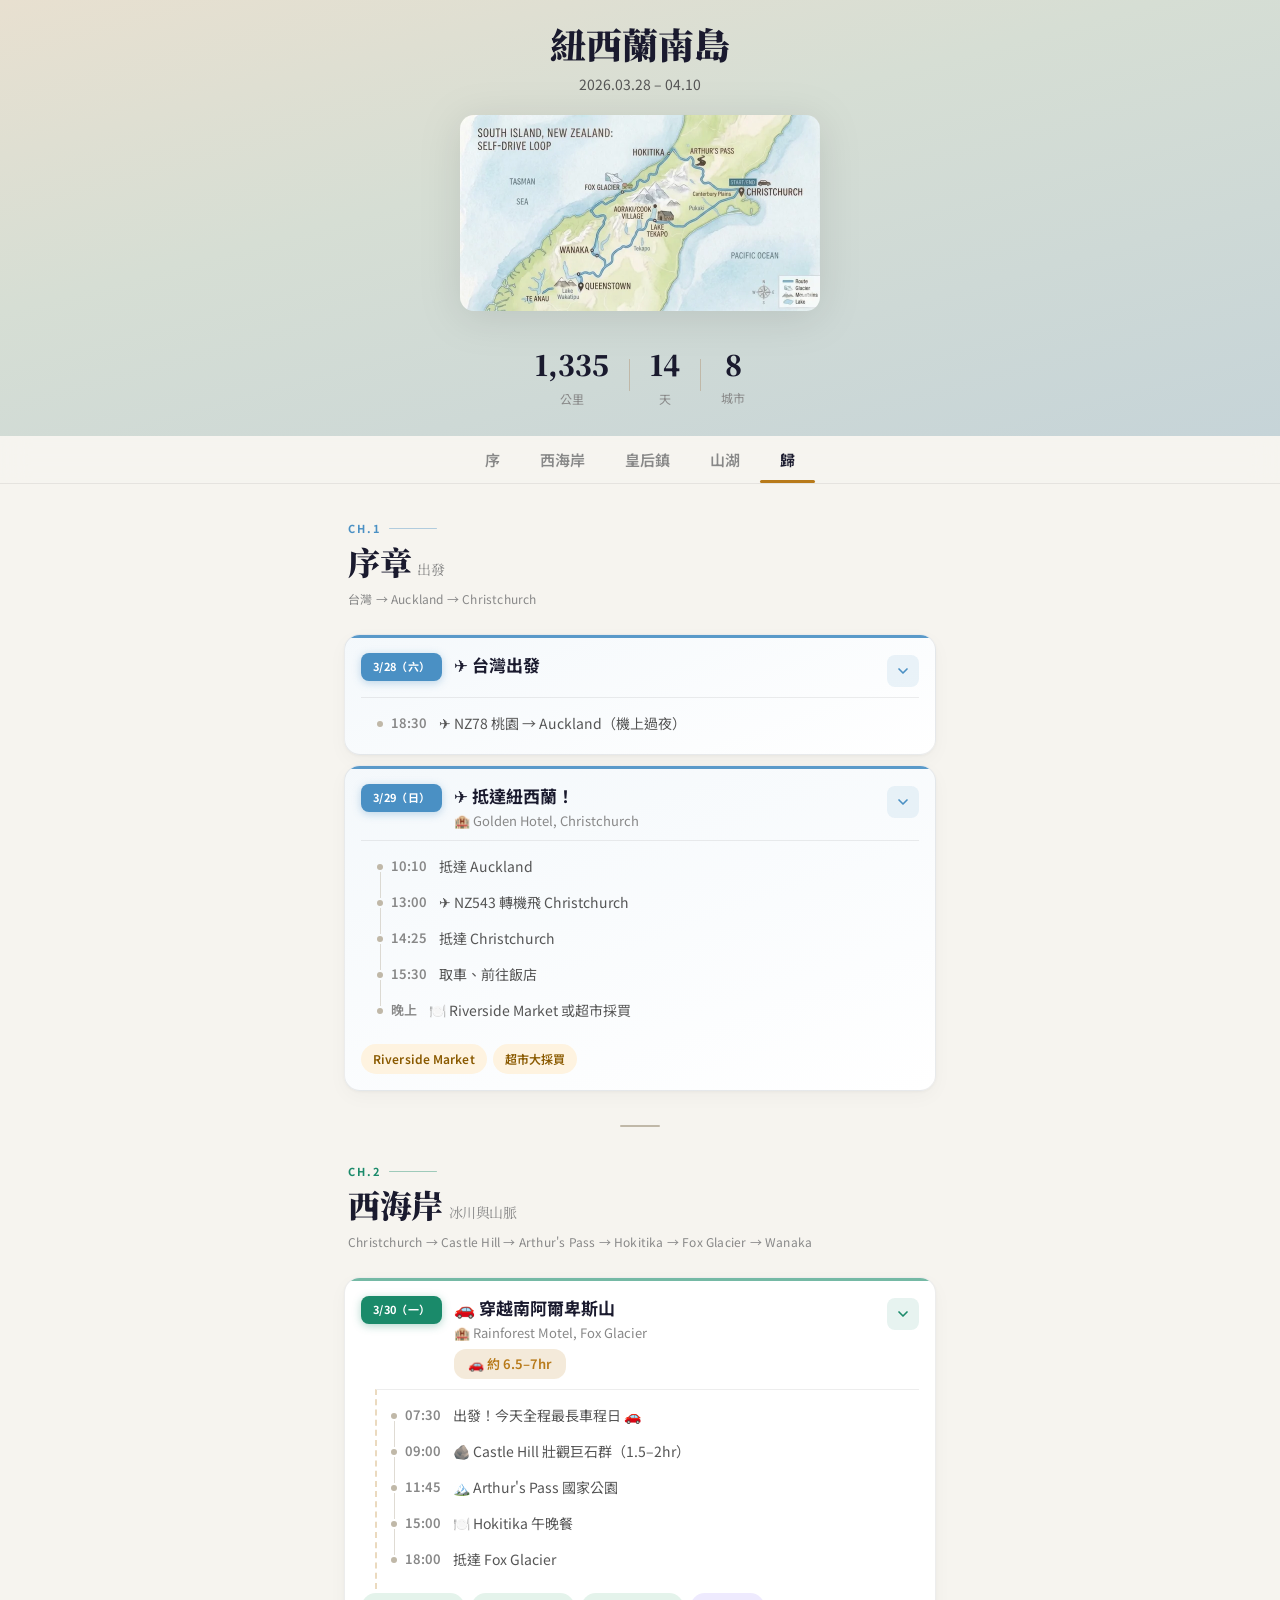
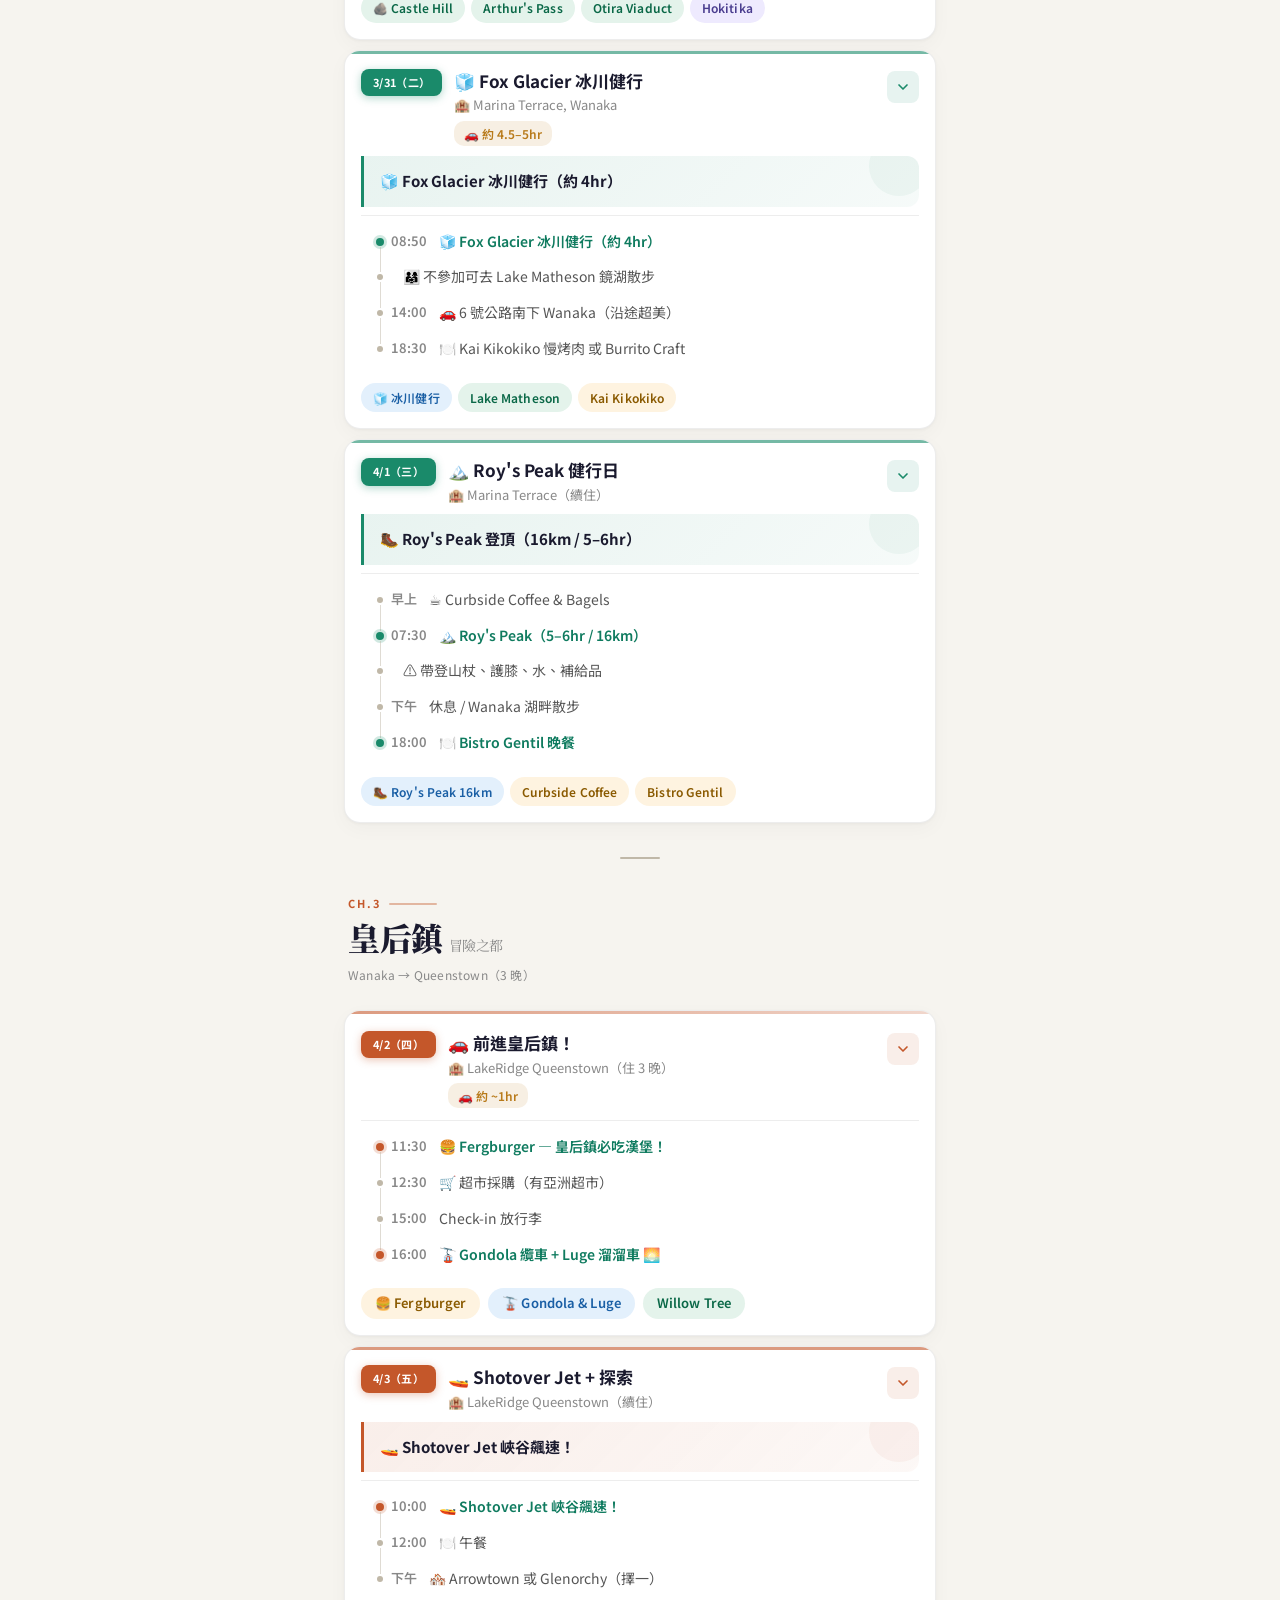
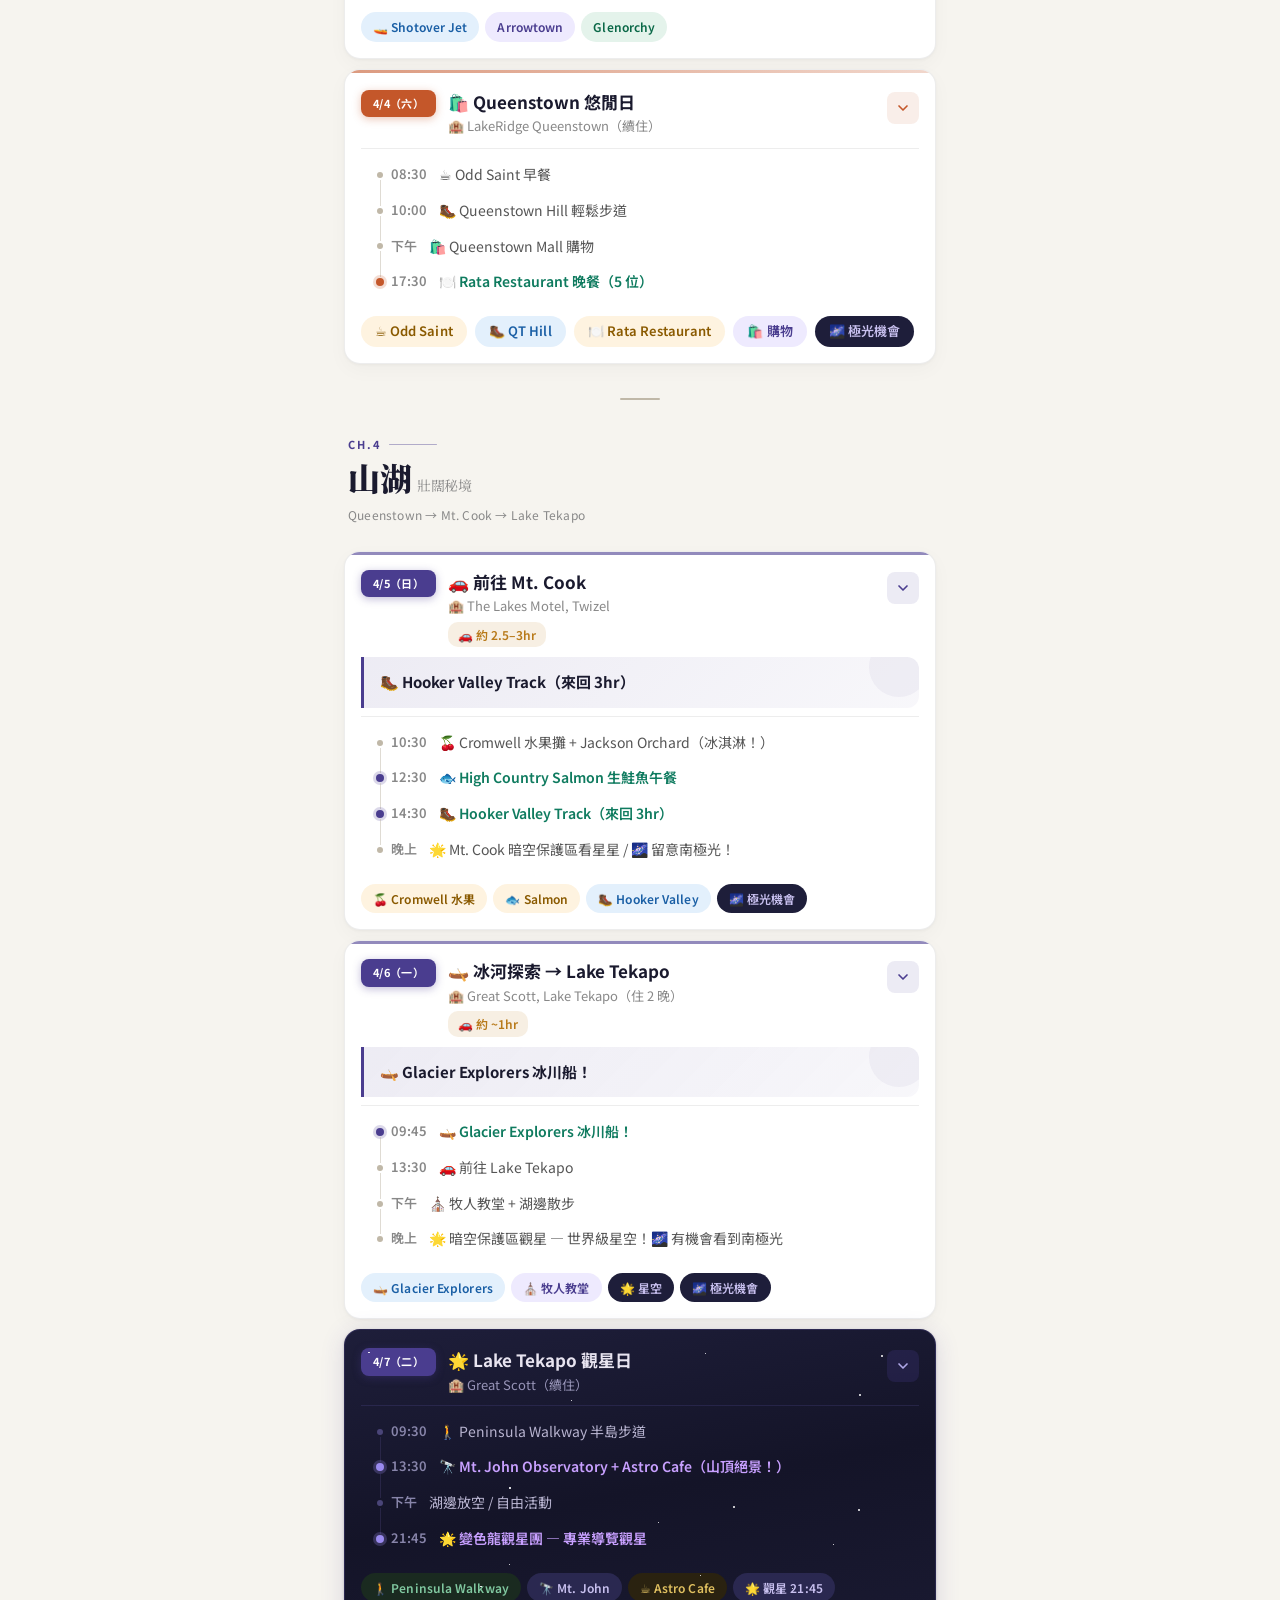
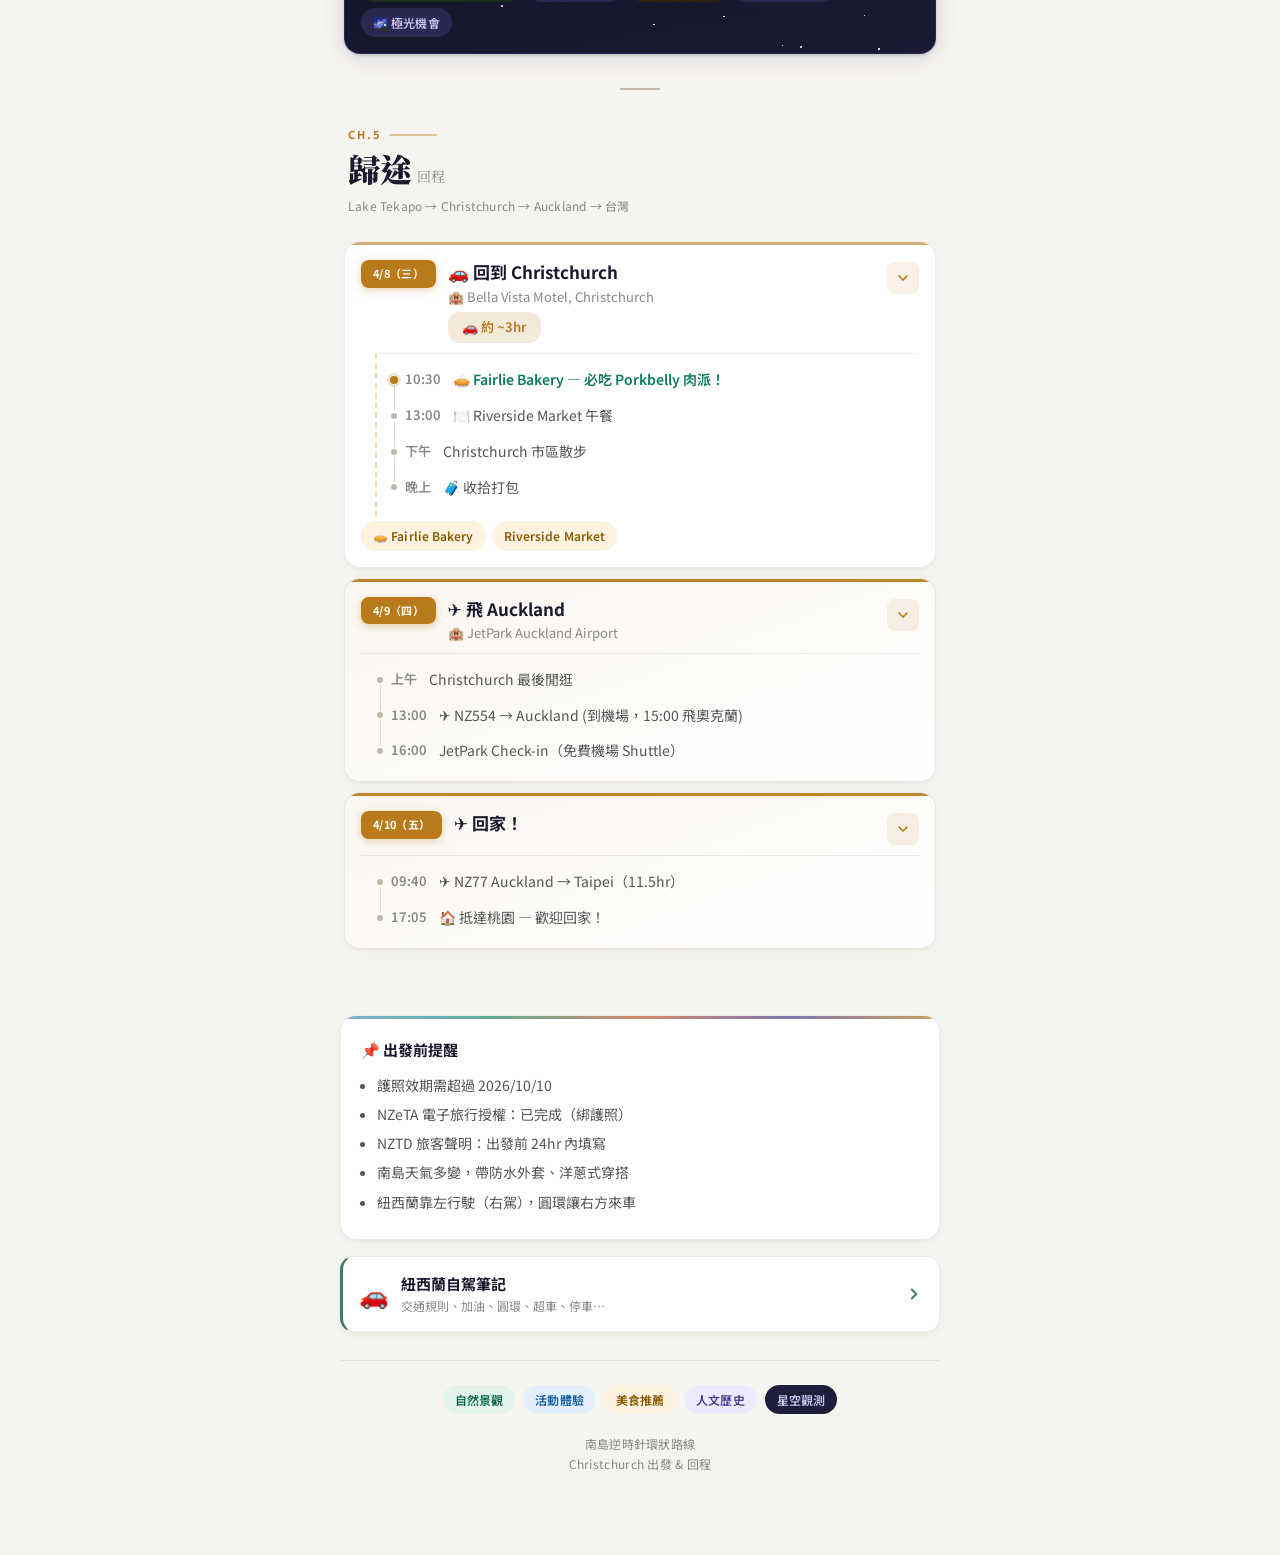
<file: index.html>
<!DOCTYPE html>
<html lang="zh-TW">
  <head>
    <meta charset="UTF-8" />
    <meta
      name="viewport"
      content="width=device-width, initial-scale=1.0"
    />
    <title>紐西蘭南島 14 天行程</title>
    <link rel="preconnect" href="https://fonts.googleapis.com" />
    <link rel="preconnect" href="https://fonts.gstatic.com" crossorigin />
    <link rel="stylesheet" href="https://fonts.googleapis.com/css2?family=Noto+Sans+TC:wght@400;500;600;700;900&family=Noto+Serif+TC:wght@700;900&display=swap" />
    <link rel="stylesheet" href="css/style.css" />
  </head>
  <body>
    <div class="progress-bar" id="pbar"></div>

    <section class="hero">
      <h1 class="hero-title">紐西蘭南島</h1>
      <p class="hero-sub">2026.03.28 – 04.10</p>

      <div class="route-map">
        <picture>
          <source srcset="img/route-map.webp" type="image/webp" />
          <img
            src="img/route-map.png"
            alt="紐西蘭南島自駕路線圖"
            fetchpriority="high"
          />
        </picture>
      </div>

      <div class="stats-row">
        <div class="stat-item">
          <div class="stat-num" data-target="1335">0</div>
          <div class="stat-label">公里</div>
        </div>
        <div class="stat-div"></div>
        <div class="stat-item">
          <div class="stat-num" data-target="14">0</div>
          <div class="stat-label">天</div>
        </div>
        <div class="stat-div"></div>
        <div class="stat-item">
          <div class="stat-num" data-target="8">0</div>
          <div class="stat-label">城市</div>
        </div>
      </div>
    </section>

    <nav class="nav-wrap" id="navW">
      <button class="nav-tab active">序</button>
      <button class="nav-tab">西海岸</button>
      <button class="nav-tab">皇后鎮</button>
      <button class="nav-tab">山湖</button>
      <button class="nav-tab">歸</button>
      <div class="nav-ind" id="navInd"></div>
    </nav>

    <main id="main"></main>

    <footer class="ftr">
      <div class="note-box">
        <h4>📌 出發前提醒</h4>
        <ul>
          <li>護照效期需超過 2026/10/10</li>
          <li>NZeTA 電子旅行授權：已完成（綁護照）</li>
          <li>NZTD 旅客聲明：出發前 24hr 內填寫</li>
          <li>南島天氣多變，帶防水外套、洋蔥式穿搭</li>
          <li>紐西蘭靠左行駛（右駕），圓環讓右方來車</li>
        </ul>
      </div>
      <a href="tips.html" class="tips-link-card">
        <span class="tips-link-icon">🚗</span>
        <span class="tips-link-text">
          <strong>紐西蘭自駕筆記</strong>
          <small>交通規則、加油、圓環、超車、停車…</small>
        </span>
        <svg class="tips-link-arrow" viewBox="0 0 24 24" fill="none" stroke="currentColor" stroke-width="2.5" stroke-linecap="round" stroke-linejoin="round"><path d="M9 18l6-6-6-6"/></svg>
      </a>
      <div class="legend">
        <span class="tag tag-n">自然景觀</span>
        <span class="tag tag-a">活動體驗</span>
        <span class="tag tag-f">美食推薦</span>
        <span class="tag tag-c">人文歷史</span>
        <span class="tag tag-s">星空觀測</span>
      </div>
      <div class="ftr-txt">
        南島逆時針環狀路線<br />Christchurch 出發 & 回程
      </div>
    </footer>

    <button class="btt" id="btt" aria-label="回到頂部">
      <svg
        viewBox="0 0 24 24"
        fill="none"
        stroke="currentColor"
        stroke-width="2.5"
        stroke-linecap="round"
        stroke-linejoin="round"
      >
        <path d="M18 15l-6-6-6 6" />
      </svg>
    </button>

    <script>
    (function () {
      var KEY = "nz-trip-ver";

      function fetchVersion(cb) {
        fetch("version.json?_=" + Date.now(), { cache: "no-store" })
          .then(function (r) { return r.json(); })
          .then(function (d) { cb(d.v); })
          .catch(function () { cb(null); });
      }

      function loadScript(ver) {
        var q = ver ? "?v=" + ver : "";
        // Cache-bust CSS
        var css = document.querySelector('link[href*="style.css"]');
        if (css) css.href = "css/style.css" + q;
        // Load JS with version
        var s = document.createElement("script");
        s.src = "js/main.js" + q;
        document.body.appendChild(s);
      }

      // Initial load: fetch version → load resources
      fetchVersion(function (ver) {
        if (ver) sessionStorage.setItem(KEY, ver);
        loadScript(ver);
      });

      function checkAndReload() {
        fetchVersion(function (ver) {
          if (!ver) return;
          var prev = sessionStorage.getItem(KEY);
          if (prev && prev !== ver) {
            sessionStorage.setItem(KEY, ver);
            window.location.reload();
          }
        });
      }

      // Auto-reload when tab becomes visible and version has changed
      document.addEventListener("visibilitychange", function () {
        if (document.visibilityState === "visible") checkAndReload();
      });

      // Poll every 3 minutes
      setInterval(checkAndReload, 3 * 60 * 1000);
    })();
    </script>
  </body>
</html>
</file>
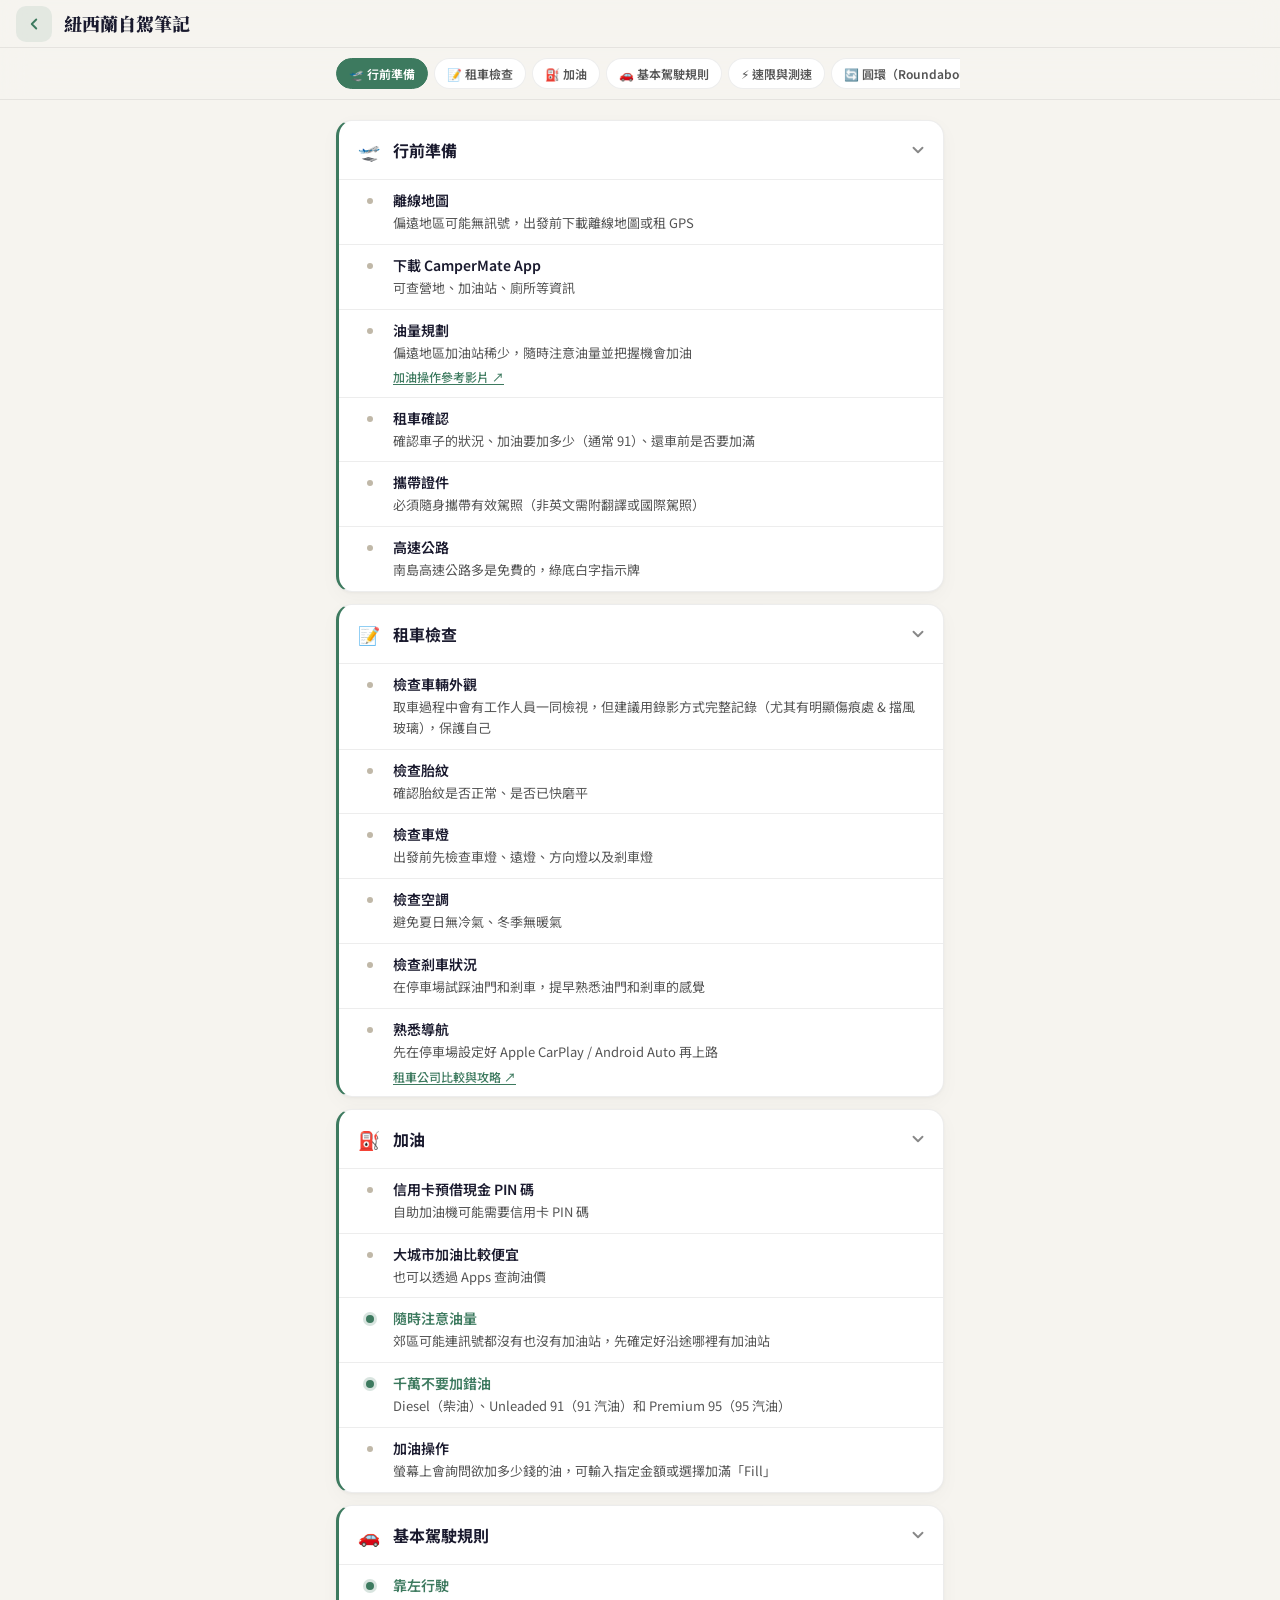
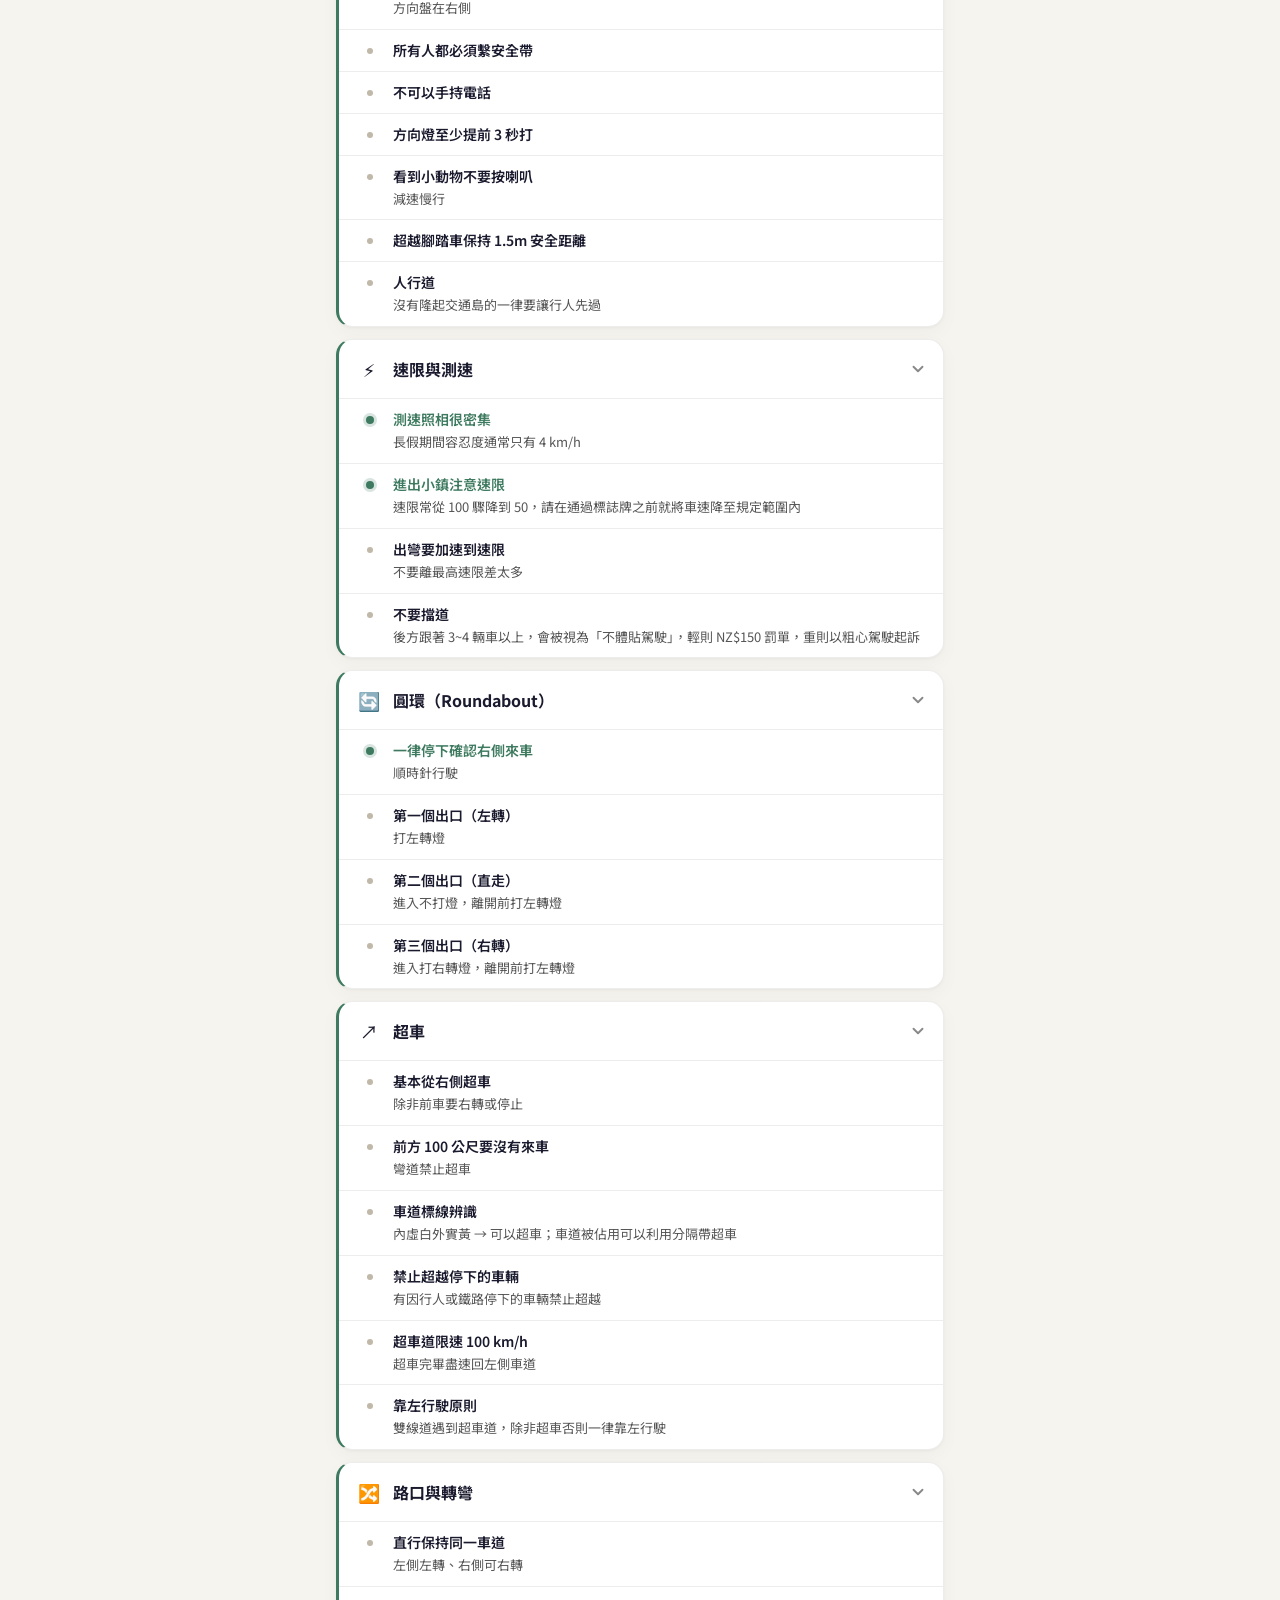
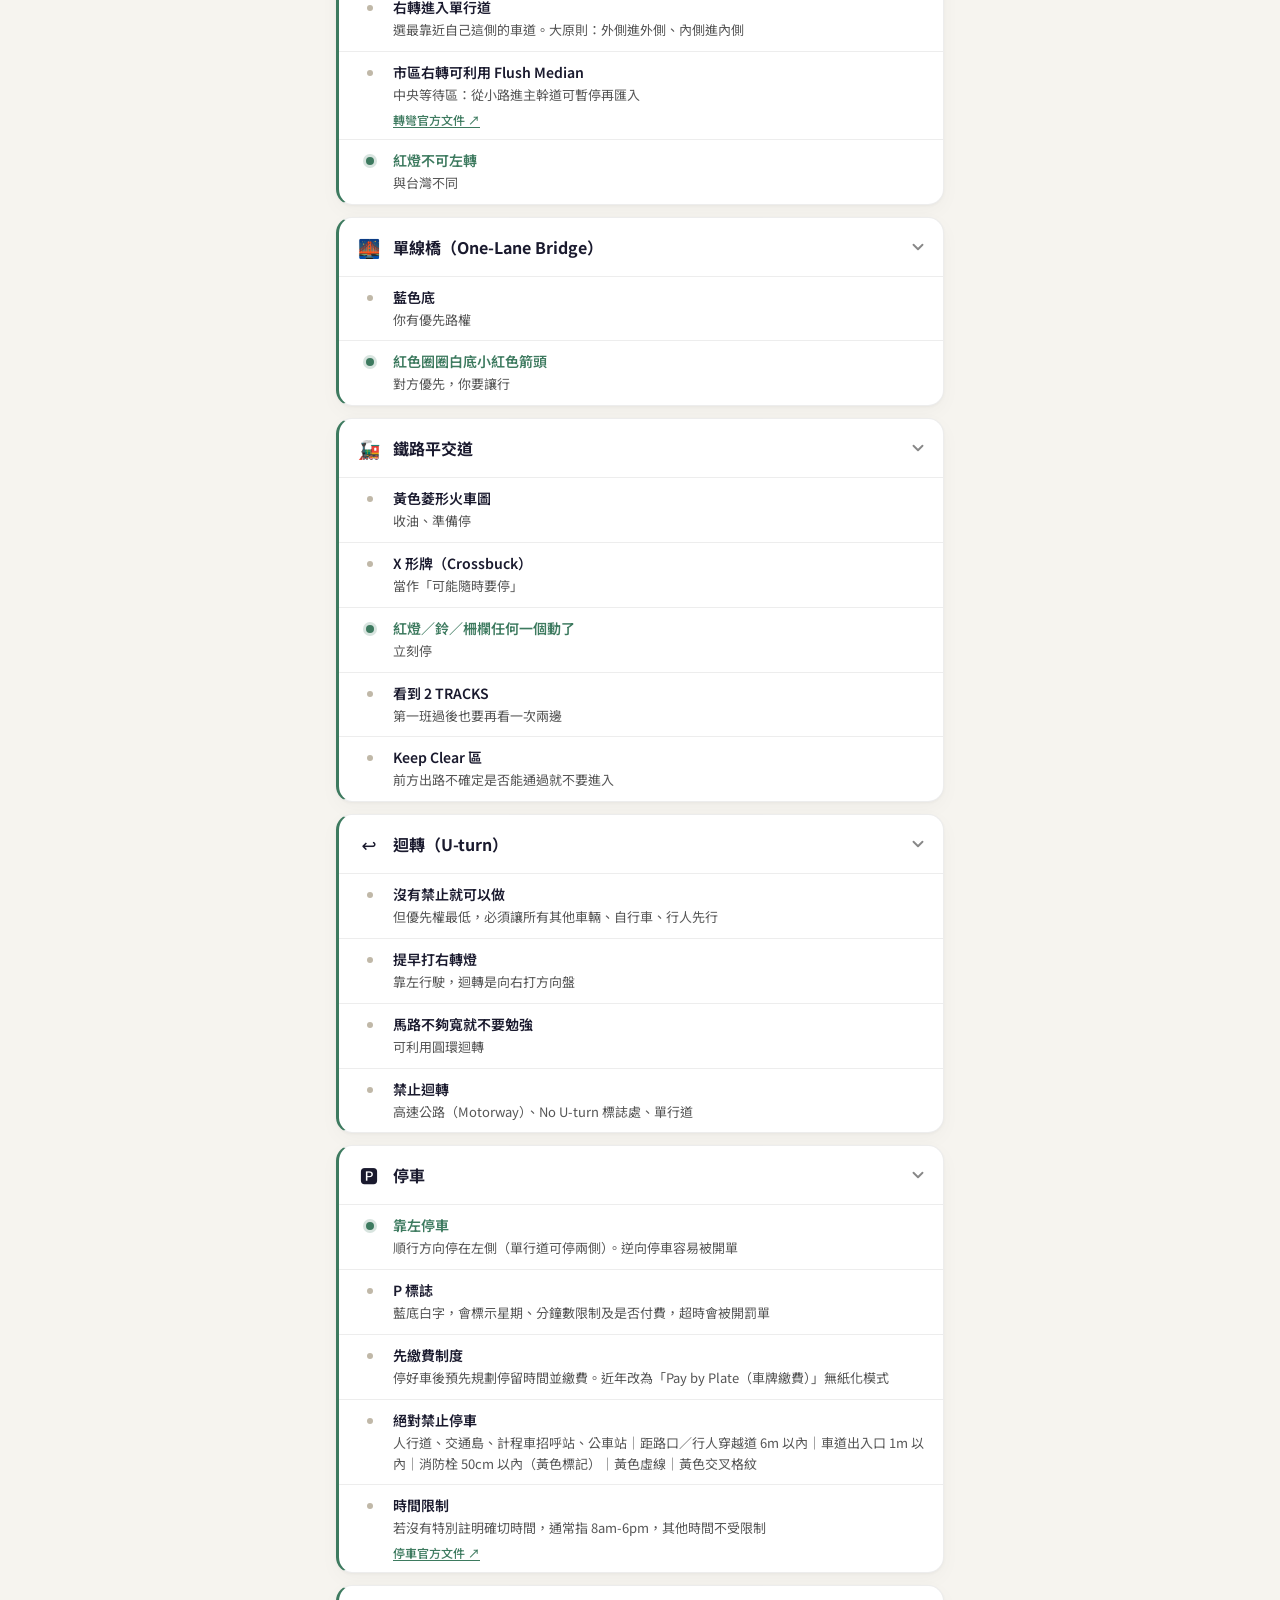
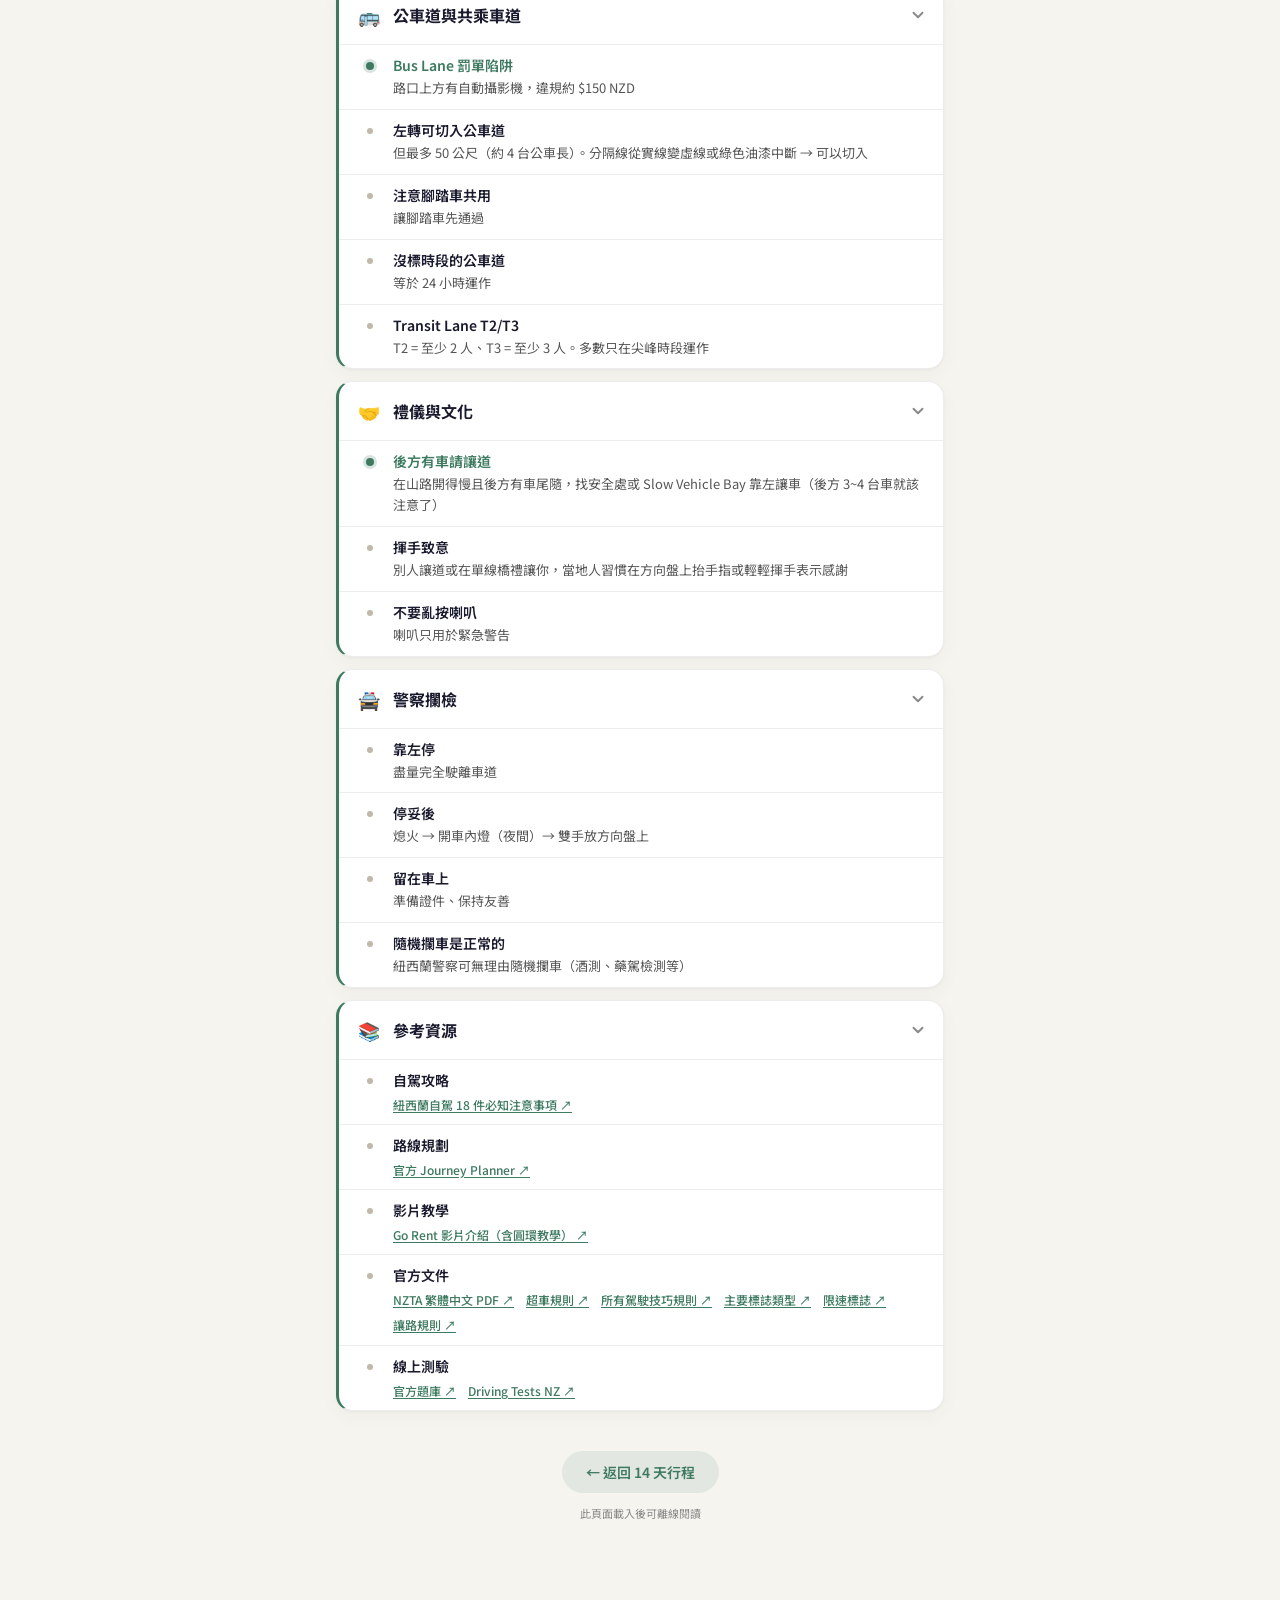
<file: tips.html>
<!DOCTYPE html>
<html lang="zh-TW">
  <head>
    <meta charset="UTF-8" />
    <meta
      name="viewport"
      content="width=device-width, initial-scale=1.0"
    />
    <title>紐西蘭自駕筆記</title>
    <link rel="preconnect" href="https://fonts.googleapis.com" />
    <link rel="preconnect" href="https://fonts.gstatic.com" crossorigin />
    <link rel="stylesheet" href="https://fonts.googleapis.com/css2?family=Noto+Sans+TC:wght@400;500;600;700;900&family=Noto+Serif+TC:wght@700;900&display=swap" />
    <link rel="stylesheet" href="css/style.css" />
  </head>
  <body class="tips-page">

    <header class="tips-header" id="tipsHeader">
      <a href="index.html" class="tips-back" aria-label="返回行程">
        <svg viewBox="0 0 24 24" fill="none" stroke="currentColor" stroke-width="2.5" stroke-linecap="round" stroke-linejoin="round">
          <path d="M15 18l-6-6 6-6"/>
        </svg>
      </a>
      <h1 class="tips-title">紐西蘭自駕筆記</h1>
    </header>

    <div class="tips-pills-wrap">
      <div class="tips-pills" id="tips-pills"></div>
    </div>

    <main class="tips-main" id="tips-main"></main>

    <footer class="tips-footer">
      <a href="index.html" class="tips-footer-link">← 返回 14 天行程</a>
      <div class="tips-footer-note">此頁面載入後可離線閱讀</div>
    </footer>

    <button class="btt tips-btt" id="btt" aria-label="回到頂部">
      <svg
        viewBox="0 0 24 24"
        fill="none"
        stroke="currentColor"
        stroke-width="2.5"
        stroke-linecap="round"
        stroke-linejoin="round"
      >
        <path d="M18 15l-6-6-6 6" />
      </svg>
    </button>

    <script>
    (function () {
      var KEY = "nz-trip-ver";

      function fetchVersion(cb) {
        fetch("version.json?_=" + Date.now(), { cache: "no-store" })
          .then(function (r) { return r.json(); })
          .then(function (d) { cb(d.v); })
          .catch(function () { cb(null); });
      }

      function loadScript(ver) {
        var q = ver ? "?v=" + ver : "";
        var css = document.querySelector('link[href*="style.css"]');
        if (css) css.href = "css/style.css" + q;
        var s = document.createElement("script");
        s.src = "js/tips.js" + q;
        document.body.appendChild(s);
      }

      fetchVersion(function (ver) {
        if (ver) sessionStorage.setItem(KEY, ver);
        loadScript(ver);
      });

      function checkAndReload() {
        fetchVersion(function (ver) {
          if (!ver) return;
          var prev = sessionStorage.getItem(KEY);
          if (prev && prev !== ver) {
            sessionStorage.setItem(KEY, ver);
            window.location.reload();
          }
        });
      }

      document.addEventListener("visibilitychange", function () {
        if (document.visibilityState === "visible") checkAndReload();
      });

      setInterval(checkAndReload, 3 * 60 * 1000);
    })();
    </script>
  </body>
</html>
</file>
<file: css/style.css>
* {
  margin: 0;
  padding: 0;
  box-sizing: border-box;
  -webkit-tap-highlight-color: transparent;
}

:root {
  --bg: #f6f4ef;
  --card: #ffffff;
  --card-b: rgba(0, 0, 0, 0.07);
  --dark: #1a1a2e;
  --mid: #555;
  --light: #888;
  --hint: #c0b8a8;
  --ch1: #4a90c4;
  --ch2: #1a8a6a;
  --ch3: #c4572a;
  --ch4: #4a3d8f;
  --ch5: #b87a1a;
  --tn: #e4f3eb;
  --tnf: #0a6847;
  --tf: #fef3e0;
  --tff: #8a5a00;
  --ta: #e3f0fc;
  --taf: #1a5fa5;
  --tc: #eeeafe;
  --tcf: #4a3d8f;
  --ts: #1e1e3a;
  --tsf: #c8c0ef;
  --hl: #0f7b5f;
  --ch-color: var(--ch1);
  --nav-h: 48px;
  --serif: "Noto Serif TC", Georgia, serif;
  --sans: "Noto Sans TC", system-ui, -apple-system, sans-serif;
}
@media (prefers-color-scheme: dark) {
  :root {
    --bg: #0e0e16;
    --card: #191924;
    --card-b: rgba(255, 255, 255, 0.08);
    --dark: #e4e0d8;
    --mid: #a8a098;
    --light: #706860;
    --hint: #3a3630;
    --tn: #0a3228;
    --tnf: #7dd4b0;
    --tf: #382800;
    --tff: #f0c060;
    --ta: #0a2a50;
    --taf: #80b8e8;
    --tc: #28235a;
    --tcf: #b0a8e8;
    --ts: #18183a;
    --tsf: #c8c0ef;
    --hl: #3dbb9a;
    --ch1: #5ea8e0;
    --ch2: #2eb88e;
    --ch3: #e07040;
    --ch4: #7a6ec8;
    --ch5: #d8a040;
  }
}

html {
  font-size: 100%;
  scroll-behavior: smooth;
  scroll-padding-top: calc(var(--nav-h) + 16px);
}
@supports (font: -apple-system-body) {
  html {
    font: -apple-system-body;
    font-family: var(--sans);
  }
}
body {
  background: var(--bg);
  color: var(--dark);
  font-family: var(--sans);
  line-height: 1.6;
  -webkit-font-smoothing: antialiased;
  overflow-x: hidden;
}

/* ── Progress bar ── */
.progress-bar {
  position: fixed;
  top: 0;
  left: 0;
  height: 2.5px;
  width: 0%;
  z-index: 100;
  background: var(--ch-color);
  transition: background 0.3s;
  pointer-events: none;
}

/* ── Hero ── */
.hero {
  position: relative;
  min-height: 46vh;
  display: flex;
  flex-direction: column;
  align-items: center;
  justify-content: center;
  padding: calc(env(safe-area-inset-top, 24px) + 20px) 20px 28px;
  background: linear-gradient(
    165deg,
    #e8e0d0 0%,
    #d6ded4 40%,
    #c6d4d8 100%
  );
  overflow: hidden;
}
@media (prefers-color-scheme: dark) {
  .hero {
  background: linear-gradient(
      165deg,
      #16130c 0%,
      #0f1814 40%,
      #0e1318 100%
    );
  }
  .route-map img {
    filter: drop-shadow(0 4px 16px rgba(0, 0, 0, 0.4));
  }
}

.hero-title {
  font-family: var(--serif);
  font-size: 1.875rem;
  font-weight: 900;
  text-align: center;
  line-height: 1.35;
  margin-bottom: 4px;
  opacity: 0;
  transform: translateY(20px);
  animation: fadeUp 0.8s 0.3s forwards;
}
.hero-sub {
  font-size: 0.875rem;
  color: var(--mid);
  text-align: center;
  margin-bottom: 20px;
  opacity: 0;
  animation: fadeIn 0.6s 0.6s forwards;
}

/* Route map image */
.route-map {
  width: 100%;
  max-width: 360px;
  margin: 0 auto 16px;
  opacity: 0;
  animation: fadeIn 0.8s 0.5s forwards;
}
.route-map img {
  width: 100%;
  height: auto;
  border-radius: 14px;
  filter: drop-shadow(0 6px 20px rgba(0, 0, 0, 0.1));
}

/* Stats */
.stats-row {
  display: flex;
  justify-content: center;
  gap: 20px;
  margin-top: 8px;
}
.stat-item {
  text-align: center;
  opacity: 0;
  animation: fadeUp 0.5s forwards;
}
.stat-item:nth-child(1) {
  animation-delay: 1.4s;
}
.stat-item:nth-child(3) {
  animation-delay: 1.6s;
}
.stat-item:nth-child(5) {
  animation-delay: 1.8s;
}
.stat-num {
  font-family: var(--serif);
  font-size: 1.75rem;
  font-weight: 900;
  color: var(--dark);
}
.stat-label {
  font-size: 0.75rem;
  color: var(--light);
  margin-top: 2px;
}
.stat-div {
  width: 1px;
  height: 32px;
  background: var(--hint);
  align-self: center;
  opacity: 0;
  animation: fadeIn 0.5s 1.5s forwards;
}

/* ── Sticky nav ── */
.nav-wrap {
  position: sticky;
  top: 0;
  z-index: 50;
  background: color-mix(in srgb, var(--bg) 82%, transparent);
  backdrop-filter: blur(14px);
  -webkit-backdrop-filter: blur(14px);
  border-bottom: 1px solid var(--card-b);
  min-height: var(--nav-h);
  display: flex;
  align-items: center;
  justify-content: center;
  padding: 0 8px;
}
.nav-tab {
  position: relative;
  font-size: 0.875rem;
  font-weight: 600;
  color: var(--light);
  padding: 12px 14px;
  cursor: pointer;
  user-select: none;
  transition: color 0.25s;
  white-space: nowrap;
  border: none;
  background: none;
  font-family: var(--sans);
}
.nav-tab.active {
  color: var(--dark);
}
.nav-ind {
  position: absolute;
  bottom: 0;
  height: 2.5px;
  border-radius: 2px;
  background: var(--ch-color);
  transition: left 0.35s cubic-bezier(0.4, 0, 0.2, 1),
    width 0.35s cubic-bezier(0.4, 0, 0.2, 1), background 0.3s;
}

/* ── Chapter ── */
.chapter {
  padding: 0 8px 16px;
  max-width: 640px;
  margin: 0 auto;
}
.chapter + .chapter {
  margin-top: 8px;
}
.chapter + .chapter::before {
  content: '';
  display: block;
  width: 40px;
  height: 2px;
  background: var(--hint);
  margin: 0 auto;
  border-radius: 2px;
}
.ch-hdr {
  display: flex;
  flex-direction: column;
  gap: 4px;
  padding: 36px 20px 8px;
  position: relative;
  opacity: 0;
  transform: translateY(16px);
  transition: opacity 0.5s, transform 0.5s;
}
.ch-hdr.visible {
  opacity: 1;
  transform: translateY(0);
}
.ch-num {
  font-family: var(--sans);
  font-size: 0.6875rem;
  font-weight: 700;
  color: var(--ch-color);
  letter-spacing: 2px;
  text-transform: uppercase;
  white-space: nowrap;
  display: flex;
  align-items: center;
  gap: 8px;
}
.ch-num::after {
  content: '';
  display: inline-block;
  flex: 1;
  max-width: 48px;
  height: 1.5px;
  background: var(--ch-color);
  opacity: 0.4;
  border-radius: 1px;
}
.ch-title {
  font-family: var(--serif);
  font-size: 1.75rem;
  font-weight: 900;
  line-height: 1.25;
  letter-spacing: -0.5px;
}
.ch-sub {
  font-weight: 400;
  font-size: 0.875rem;
  color: var(--light);
  margin-left: 6px;
}
.ch-route {
  font-size: 0.75rem;
  color: var(--light);
  padding: 0 20px 16px;
  line-height: 1.6;
  letter-spacing: 0.2px;
  opacity: 0;
  transform: translateY(12px);
  transition: opacity 0.5s 0.1s, transform 0.5s 0.1s;
}
.ch-route.visible {
  opacity: 1;
  transform: translateY(0);
}

/* ── Day entry (always open) ── */
.day-entry {
  margin: 8px 12px;
  border-radius: 16px;
  background: var(--card);
  border: 1px solid var(--card-b);
  overflow: hidden;
  opacity: 0;
  transform: translateY(14px);
  transition: opacity 0.45s, transform 0.45s;
  box-shadow: 0 1px 3px rgba(0,0,0,0.04), 0 6px 20px rgba(0,0,0,0.03);
  position: relative;
}
.day-entry.visible {
  opacity: 1;
  transform: translateY(0);
}
/* Colored top accent strip */
.day-entry::before {
  content: '';
  position: absolute;
  top: 0;
  left: 0;
  right: 0;
  height: 3px;
  background: var(--ch-color);
  opacity: 0.6;
  border-radius: 16px 16px 0 0;
}
.type-flight::before { height: 3px; opacity: 0.9; }
.type-stargazing::before { opacity: 0; }
@media (prefers-color-scheme: dark) {
  .day-entry {
    box-shadow: 0 1px 3px rgba(0,0,0,0.2), 0 6px 24px rgba(0,0,0,0.15);
  }
}

.day-head {
  display: flex;
  align-items: flex-start;
  gap: 12px;
  padding: 18px 16px 10px;
  cursor: pointer;
}
.day-badge {
  font-size: 0.6875rem;
  font-weight: 700;
  color: #fff;
  background: var(--ch-color);
  padding: 5px 12px;
  border-radius: 8px;
  white-space: nowrap;
  flex-shrink: 0;
  letter-spacing: 0.3px;
  box-shadow: 0 2px 8px color-mix(in srgb, var(--ch-color) 35%, transparent);
}
.day-info {
  flex: 1;
  min-width: 0;
}
.day-title {
  font-size: 1.0625rem;
  font-weight: 700;
  line-height: 1.4;
}
.day-loc {
  font-size: 0.8125rem;
  color: var(--light);
  margin-top: 3px;
  line-height: 1.5;
}
.day-drive {
  display: inline-flex;
  align-items: center;
  font-size: 0.75rem;
  font-weight: 600;
  color: var(--ch5);
  background: color-mix(in srgb, var(--ch5) 12%, transparent);
  padding: 3px 10px;
  border-radius: 10px;
  margin-top: 6px;
}

/* Hero activity block (adventure type) */
.hero-act {
  padding: 14px 16px;
  margin: 0 16px 8px;
  background: linear-gradient(135deg, color-mix(in srgb, var(--ch-color) 10%, transparent), color-mix(in srgb, var(--ch-color) 4%, transparent));
  border-left: 3px solid var(--ch-color);
  border-radius: 0 12px 12px 0;
  font-size: 0.9375rem;
  font-weight: 700;
  color: var(--dark);
  line-height: 1.5;
  position: relative;
  overflow: hidden;
}
.hero-act::after {
  content: '';
  position: absolute;
  top: -20px;
  right: -10px;
  width: 60px;
  height: 60px;
  background: var(--ch-color);
  opacity: 0.05;
  border-radius: 50%;
}

/* Timeline */
.day-tl {
  padding: 8px 16px 12px 16px;
  border-top: 1px solid var(--card-b);
  margin: 0 16px;
  position: relative;
}
.tl-row {
  display: flex;
  gap: 12px;
  padding: 6px 0;
  font-size: 0.875rem;
  line-height: 1.7;
  position: relative;
}
.tl-time {
  min-width: fit-content;
  font-weight: 600;
  color: var(--light);
  flex-shrink: 0;
  font-size: 0.8125rem;
  position: relative;
  padding-left: 14px;
}
/* Timeline dot */
.tl-time::before {
  content: '';
  position: absolute;
  left: 0;
  top: 50%;
  transform: translateY(-50%);
  width: 6px;
  height: 6px;
  border-radius: 50%;
  background: var(--hint);
  transition: background 0.3s;
}
.tl-row:has(.tl-val.hl) .tl-time::before {
  background: var(--ch-color);
  box-shadow: 0 0 0 3px color-mix(in srgb, var(--ch-color) 20%, transparent);
  width: 8px;
  height: 8px;
  left: -1px;
}
/* Timeline connecting line */
.tl-row:not(:last-child) .tl-time::after {
  content: '';
  position: absolute;
  left: 2.5px;
  top: calc(50% + 5px);
  width: 1px;
  height: calc(100% + 2px);
  background: var(--hint);
  opacity: 0.5;
}
.tl-val {
  flex: 1;
  color: var(--mid);
}
.tl-val.hl {
  color: var(--hl);
  font-weight: 600;
}

/* Tags */
.day-tags {
  display: flex;
  flex-wrap: wrap;
  gap: 6px;
  padding: 4px 16px 16px;
}
.tag {
  font-size: 0.75rem;
  padding: 5px 12px;
  border-radius: 20px;
  font-weight: 600;
  white-space: nowrap;
  letter-spacing: 0.1px;
  transition: transform 0.2s;
}
.tag-n {
  background: var(--tn);
  color: var(--tnf);
}
.tag-f {
  background: var(--tf);
  color: var(--tff);
}
.tag-a {
  background: var(--ta);
  color: var(--taf);
}
.tag-c {
  background: var(--tc);
  color: var(--tcf);
}
.tag-s {
  background: var(--ts);
  color: var(--tsf);
}

/* ── Day type: flight ── */
.type-flight {
  background: linear-gradient(160deg, color-mix(in srgb, var(--ch-color) 6%, var(--card)), var(--card));
}
@media (prefers-color-scheme: dark) {
  .type-flight {
    background: linear-gradient(160deg, color-mix(in srgb, var(--ch-color) 10%, var(--card)), var(--card));
  }
}

/* ── Day type: long drive ── */
.type-longdrive .day-drive {
  font-size: 0.8125rem;
  padding: 5px 14px;
  background: color-mix(in srgb, var(--ch5) 16%, transparent);
  border-radius: 12px;
}
.type-longdrive .day-tl {
  border-left: 2px dashed color-mix(in srgb, var(--ch5) 28%, transparent);
  margin-left: 30px;
  padding-left: 14px;
}

/* ── Day type: adventure — uses .hero-act above ── */

/* ── Day type: leisure ── */
.type-leisure .day-head {
  padding: 20px 16px 12px;
}
.type-leisure .day-tags {
  gap: 8px;
}
.type-leisure .tag {
  font-size: 0.8125rem;
  padding: 5px 14px;
}
.type-leisure::before {
  background: linear-gradient(90deg, var(--ch-color), color-mix(in srgb, var(--ch-color) 40%, transparent));
}

/* ── Day type: stargazing ── */
.type-stargazing {
  background: linear-gradient(170deg, #1e1e3a 0%, #141428 50%, #1a1a32 100%);
  border-color: rgba(100, 90, 180, 0.25);
  color: #e0ddf0;
  position: relative;
  overflow: hidden;
  box-shadow: 0 4px 24px rgba(60, 50, 140, 0.15), 0 1px 3px rgba(0,0,0,0.2);
}
.type-stargazing .day-title,
.type-stargazing .day-info {
  color: #e8e4f0;
}
.type-stargazing .day-loc {
  color: #9895b8;
}
.type-stargazing .day-tl {
  border-color: rgba(100, 90, 180, 0.2);
}
.type-stargazing .tl-val {
  color: #b8b4d0;
}
.type-stargazing .tl-val.hl {
  color: #c8a0ff;
}
.type-stargazing .tl-time {
  color: #8885aa;
}
.type-stargazing .tag-s {
  background: #2a2850;
  color: #c8c0ef;
}
.type-stargazing .tag-n {
  background: #1a2a20;
  color: #80c8a0;
}
.type-stargazing .tag-f {
  background: #2a2210;
  color: #e0c060;
}
.type-stargazing .hero-act {
  background: rgba(100, 80, 200, 0.12);
  border-color: #7a6ec8;
}
.type-stargazing .tl-time::before {
  background: #4a4578;
}
.type-stargazing .tl-row:not(:last-child) .tl-time::after {
  background: #3a3560;
}
.type-stargazing .tl-row:has(.tl-val.hl) .tl-time::before {
  background: #9a8aef;
  box-shadow: 0 0 0 3px rgba(154, 138, 239, 0.25);
}

/* Stars decoration */
.stars {
  position: absolute;
  inset: 0;
  pointer-events: none;
  overflow: hidden;
}
.st {
  position: absolute;
  width: 2px;
  height: 2px;
  background: #fff;
  border-radius: 50%;
  animation: twinkle 3s infinite alternate;
}
.st:nth-child(2n) {
  animation-duration: 2.5s;
  width: 1.5px;
  height: 1.5px;
}
.st:nth-child(3n) {
  animation-duration: 4s;
  width: 1px;
  height: 1px;
}

/* ── Toggle button ── */
.day-toggle {
  flex-shrink: 0;
  width: 32px;
  height: 32px;
  border: none;
  background: color-mix(in srgb, var(--ch-color) 10%, transparent);
  border-radius: 8px;
  cursor: pointer;
  display: flex;
  align-items: center;
  justify-content: center;
  color: var(--ch-color);
  transition: background 0.2s, transform 0.3s;
  align-self: flex-start;
  margin-top: 2px;
}
.day-toggle svg {
  width: 16px;
  height: 16px;
  transition: transform 0.3s;
}
.day-entry.open .day-toggle svg {
  transform: rotate(180deg);
}
.day-toggle:active {
  transform: scale(0.9);
}

/* ── Info panel (expandable) ── */
.day-info-panel {
  max-height: 0;
  overflow: hidden;
  transition: max-height 0.35s ease;
  border-top: 0 solid var(--card-b);
  margin: 0 16px;
}
.day-entry.open .day-info-panel {
  max-height: 800px;
  border-top-width: 1px;
  padding-top: 8px;
  padding-bottom: 8px;
}
.info-row {
  display: flex;
  gap: 10px;
  padding: 6px 0;
  align-items: flex-start;
}
.info-icon {
  flex-shrink: 0;
  font-size: 0.9375rem;
  width: 22px;
  text-align: center;
  line-height: 1.5;
}
.info-content {
  flex: 1;
  min-width: 0;
}
.info-label {
  font-size: 0.875rem;
  font-weight: 600;
  color: var(--dark);
  line-height: 1.5;
}
.info-label a {
  color: var(--hl);
  text-decoration: underline;
  text-underline-offset: 2px;
}
.info-sub {
  font-size: 0.75rem;
  color: var(--light);
  line-height: 1.5;
  margin-top: 1px;
}

/* Stargazing card overrides for info panel */
.type-stargazing .info-label {
  color: #e8e4f0;
}
.type-stargazing .info-label a {
  color: #c8a0ff;
}
.type-stargazing .info-sub {
  color: #8885aa;
}
.type-stargazing .day-toggle {
  background: rgba(100, 80, 200, 0.15);
  color: #b0a8e8;
}
.type-stargazing .day-info-panel {
  border-color: rgba(100, 90, 180, 0.2);
}

/* ── Footer ── */
.ftr {
  max-width: 640px;
  margin: 0 auto;
  padding: 0 20px;
}
.note-box {
  background: var(--card);
  border: 1px solid var(--card-b);
  border-radius: 16px;
  padding: 20px;
  margin-top: 40px;
  font-size: 0.875rem;
  color: var(--mid);
  line-height: 1.8;
  box-shadow: 0 1px 3px rgba(0,0,0,0.04), 0 6px 20px rgba(0,0,0,0.03);
  position: relative;
  overflow: hidden;
}
.note-box::before {
  content: '';
  position: absolute;
  top: 0;
  left: 0;
  right: 0;
  height: 3px;
  background: linear-gradient(90deg, var(--ch1), var(--ch2), var(--ch3), var(--ch4), var(--ch5));
  opacity: 0.7;
}
.note-box h4 {
  font-size: 0.9375rem;
  font-weight: 700;
  color: var(--dark);
  margin-bottom: 10px;
}
.note-box li {
  margin-left: 16px;
  margin-bottom: 4px;
}
.legend {
  display: flex;
  flex-wrap: wrap;
  gap: 8px;
  justify-content: center;
  margin-top: 28px;
  padding-top: 24px;
  border-top: 1px solid var(--card-b);
}
.ftr-txt {
  text-align: center;
  font-size: 0.75rem;
  color: var(--light);
  margin: 20px 0 0;
  line-height: 1.7;
  letter-spacing: 0.3px;
  padding-bottom: max(env(safe-area-inset-bottom, 24px), 80px);
}

/* ── Back to top ── */
.btt {
  position: fixed;
  bottom: 24px;
  right: 16px;
  width: 44px;
  height: 44px;
  border-radius: 50%;
  background: var(--ch-color);
  color: #fff;
  border: none;
  cursor: pointer;
  display: flex;
  align-items: center;
  justify-content: center;
  box-shadow: 0 4px 18px rgba(0, 0, 0, 0.22);
  z-index: 40;
  opacity: 0;
  transform: translateY(16px);
  transition: opacity 0.3s, transform 0.3s, background 0.3s;
  pointer-events: none;
}
.btt.show {
  opacity: 1;
  transform: translateY(0);
  pointer-events: auto;
}
.btt svg {
  width: 20px;
  height: 20px;
}

/* ── Keyframes ── */
@keyframes fadeUp {
  to {
    opacity: 1;
    transform: translateY(0);
  }
}
@keyframes fadeIn {
  to {
    opacity: 1;
  }
}
@keyframes popIn {
  0% {
    opacity: 0;
    transform: scale(0);
  }
  70% {
    transform: scale(1.2);
  }
  100% {
    opacity: 1;
    transform: scale(1);
  }
}
@keyframes twinkle {
  0% {
    opacity: 0.15;
  }
  100% {
    opacity: 0.9;
  }
}

/* ── Reduced motion ── */
@media (prefers-reduced-motion: reduce) {
  *,
  *::before,
  *::after {
    animation-duration: 0.01ms !important;
    animation-iteration-count: 1 !important;
    transition-duration: 0.01ms !important;
  }
  .hero-title,
  .hero-sub,
  .stat-item,
  .stat-div,
  .ch-hdr,
  .ch-route,
  .day-entry {
    opacity: 1 !important;
    transform: none !important;
  }
}

/* ── Tips page ── */
:root {
  --tips: #3d7a5f;
  --tips-light: #e8f2ec;
  --tips-dark: #2a5a42;
}
@media (prefers-color-scheme: dark) {
  :root {
    --tips: #5aad88;
    --tips-light: #1a2e24;
    --tips-dark: #3d9a70;
  }
}

.tips-page {
  scroll-padding-top: 108px;
}

.tips-header {
  position: sticky;
  top: 0;
  z-index: 50;
  display: flex;
  align-items: center;
  gap: 12px;
  padding: 0 16px;
  min-height: var(--nav-h);
  background: color-mix(in srgb, var(--bg) 82%, transparent);
  backdrop-filter: blur(14px);
  -webkit-backdrop-filter: blur(14px);
  border-bottom: 1px solid var(--card-b);
}
.tips-back {
  display: flex;
  align-items: center;
  justify-content: center;
  width: 36px;
  height: 36px;
  border-radius: 10px;
  color: var(--tips);
  background: color-mix(in srgb, var(--tips) 10%, transparent);
  flex-shrink: 0;
  transition: background 0.2s;
}
.tips-back:active {
  background: color-mix(in srgb, var(--tips) 20%, transparent);
}
.tips-back svg {
  width: 18px;
  height: 18px;
}
.tips-title {
  font-family: var(--serif);
  font-size: 1.125rem;
  font-weight: 900;
  white-space: nowrap;
  overflow: hidden;
  text-overflow: ellipsis;
}

/* Pills */
.tips-pills-wrap {
  position: sticky;
  top: var(--nav-h);
  z-index: 49;
  background: color-mix(in srgb, var(--bg) 82%, transparent);
  backdrop-filter: blur(14px);
  -webkit-backdrop-filter: blur(14px);
  border-bottom: 1px solid var(--card-b);
}
.tips-pills {
  display: flex;
  gap: 6px;
  padding: 10px 16px;
  overflow-x: auto;
  scrollbar-width: none;
  max-width: 640px;
  margin: 0 auto;
}
.tips-pills::-webkit-scrollbar {
  display: none;
}
.tips-pill {
  flex-shrink: 0;
  font-family: var(--sans);
  font-size: 0.75rem;
  font-weight: 600;
  color: var(--mid);
  background: var(--card);
  border: 1px solid var(--card-b);
  padding: 6px 12px;
  border-radius: 20px;
  cursor: pointer;
  white-space: nowrap;
  transition: color 0.2s, background 0.2s, border-color 0.2s;
}
.tips-pill.active {
  color: #fff;
  background: var(--tips);
  border-color: var(--tips);
}

/* Main */
.tips-main {
  max-width: 640px;
  margin: 0 auto;
  padding: 12px 8px 0;
}

/* Section */
.tips-sec {
  margin: 8px 8px 12px;
  border-radius: 16px;
  background: var(--card);
  border: 1px solid var(--card-b);
  overflow: hidden;
  box-shadow: 0 1px 3px rgba(0,0,0,0.04), 0 6px 20px rgba(0,0,0,0.03);
  border-left: 3px solid var(--tips);
}
@media (prefers-color-scheme: dark) {
  .tips-sec {
    box-shadow: 0 1px 3px rgba(0,0,0,0.2), 0 6px 24px rgba(0,0,0,0.15);
  }
}
.tips-sec-head {
  display: flex;
  align-items: center;
  gap: 10px;
  width: 100%;
  padding: 16px;
  border: none;
  background: none;
  cursor: pointer;
  font-family: var(--sans);
  text-align: left;
  color: var(--dark);
}
.tips-sec-icon {
  font-size: 1.125rem;
  flex-shrink: 0;
  width: 28px;
  text-align: center;
}
.tips-sec-title {
  flex: 1;
  font-size: 1rem;
  font-weight: 700;
}
.tips-chev {
  width: 18px;
  height: 18px;
  color: var(--light);
  flex-shrink: 0;
  transition: transform 0.3s;
}
.tips-sec-head[aria-expanded="false"] .tips-chev {
  transform: rotate(-90deg);
}

/* Section body */
.tips-sec-body {
  max-height: 0;
  overflow: hidden;
  transition: max-height 0.35s ease;
}
.tips-sec-body.open {
  max-height: 2000px;
}

/* Item */
.tips-item {
  padding: 10px 16px 10px 54px;
  border-top: 1px solid var(--card-b);
  position: relative;
}
.tips-item::before {
  content: '';
  position: absolute;
  left: 28px;
  top: 18px;
  width: 6px;
  height: 6px;
  border-radius: 50%;
  background: var(--hint);
}
.tips-item-hl::before {
  background: var(--tips);
  box-shadow: 0 0 0 3px color-mix(in srgb, var(--tips) 20%, transparent);
  width: 8px;
  height: 8px;
  left: 27px;
  top: 17px;
}
.tips-item-text {
  font-size: 0.875rem;
  font-weight: 600;
  color: var(--dark);
  line-height: 1.5;
}
.tips-item-hl .tips-item-text {
  color: var(--tips);
}
.tips-item-note {
  font-size: 0.8125rem;
  color: var(--mid);
  line-height: 1.6;
  margin-top: 2px;
}
.tips-item-links {
  display: flex;
  flex-wrap: wrap;
  gap: 6px 12px;
  margin-top: 4px;
}
.tips-item-links a {
  font-size: 0.75rem;
  color: var(--tips);
  text-decoration: underline;
  text-underline-offset: 2px;
  font-weight: 500;
}

/* Footer */
.tips-footer {
  max-width: 640px;
  margin: 0 auto;
  padding: 28px 20px;
  text-align: center;
  padding-bottom: max(env(safe-area-inset-bottom, 24px), 80px);
}
.tips-footer-link {
  display: inline-block;
  font-size: 0.875rem;
  font-weight: 600;
  color: var(--tips);
  padding: 10px 24px;
  border-radius: 24px;
  background: color-mix(in srgb, var(--tips) 10%, transparent);
  text-decoration: none;
  transition: background 0.2s;
}
.tips-footer-link:active {
  background: color-mix(in srgb, var(--tips) 20%, transparent);
}
.tips-footer-note {
  font-size: 0.6875rem;
  color: var(--light);
  margin-top: 12px;
}

/* Tips back-to-top color override */
.tips-btt {
  background: var(--tips);
}

/* Tips link card (in index.html footer) */
.tips-link-card {
  display: flex;
  align-items: center;
  gap: 12px;
  margin-top: 16px;
  padding: 16px;
  background: var(--card);
  border: 1px solid var(--card-b);
  border-radius: 14px;
  text-decoration: none;
  color: var(--dark);
  box-shadow: 0 1px 3px rgba(0,0,0,0.04), 0 4px 12px rgba(0,0,0,0.03);
  border-left: 3px solid var(--tips);
  transition: transform 0.2s, box-shadow 0.2s;
}
.tips-link-card:active {
  transform: scale(0.98);
}
.tips-link-icon {
  font-size: 1.5rem;
  flex-shrink: 0;
}
.tips-link-text {
  flex: 1;
  min-width: 0;
}
.tips-link-text strong {
  display: block;
  font-size: 0.9375rem;
  font-weight: 700;
  line-height: 1.4;
}
.tips-link-text small {
  display: block;
  font-size: 0.75rem;
  color: var(--light);
  margin-top: 2px;
}
.tips-link-arrow {
  flex-shrink: 0;
  width: 18px;
  height: 18px;
  color: var(--tips);
}

/* ── Responsive ── */
@media (min-width: 600px) {
  .hero-title {
    font-size: 2.25rem;
  }
  .ch-title {
    font-size: 2rem;
  }
  .nav-tab {
    font-size: 0.9375rem;
    padding: 12px 20px;
  }
  .day-entry {
    margin: 10px 16px;
  }
}
@media (max-width: 374px) {
  .nav-tab {
    font-size: 0.75rem;
    padding: 12px 7px;
  }
  .hero-title {
    font-size: 1.625rem;
  }
  .ch-title {
    font-size: 1.5rem;
  }
}
</file>
